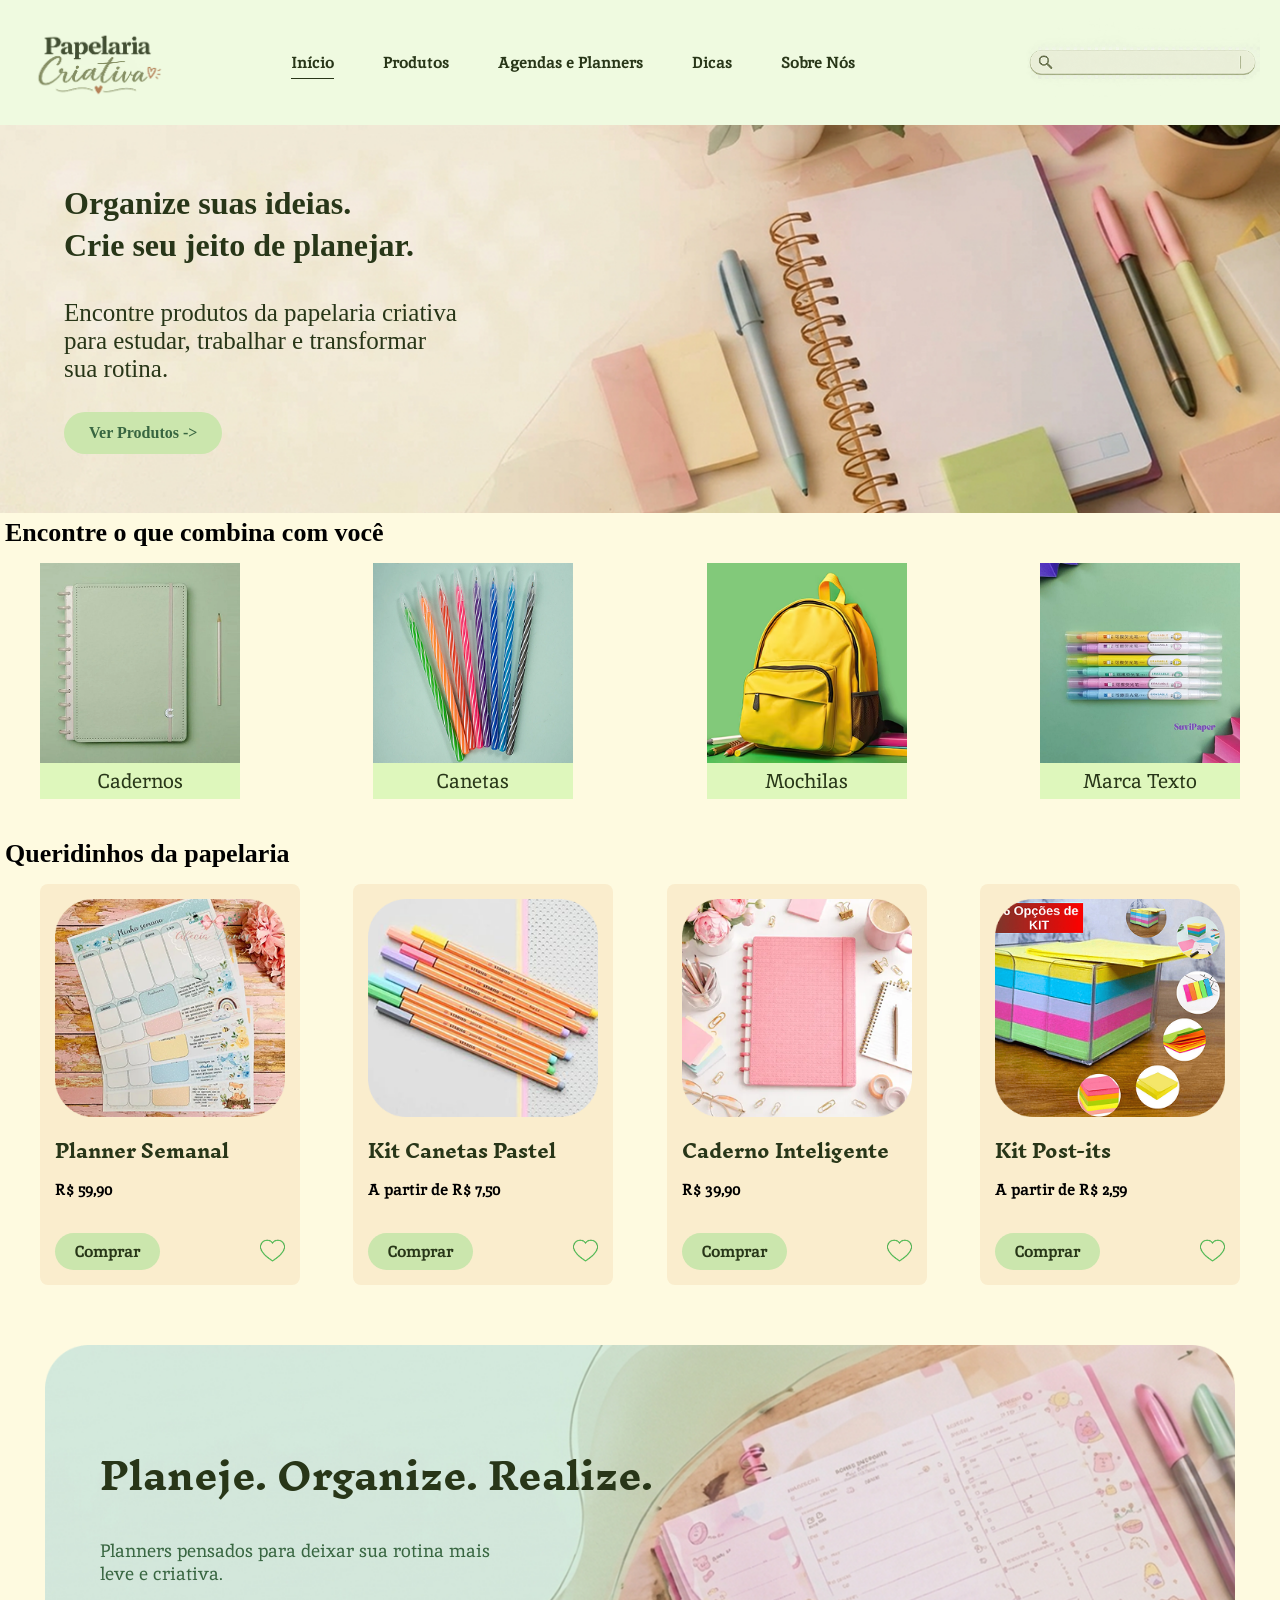
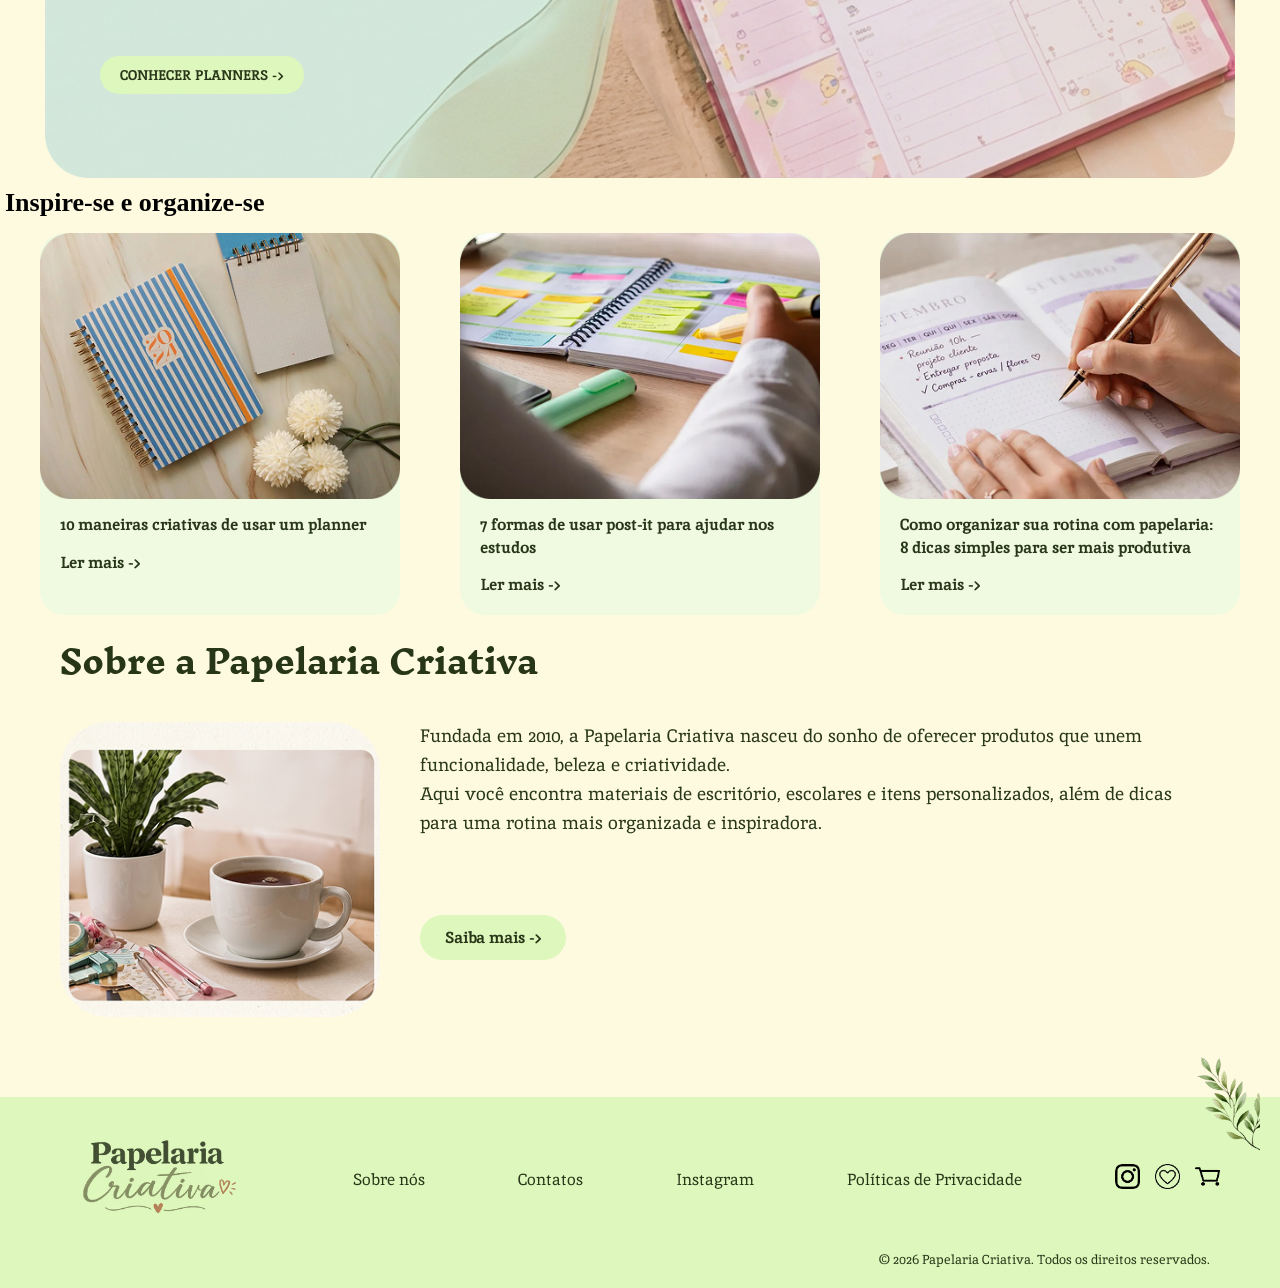
<file: index.html>
<!DOCTYPE html>
<html lang="pt-br">
<head>
    <meta charset="UTF-8">
    <title> Papelaria Criativa - A melhor Papelaria de Brumado e Região</title>
    <link rel="stylesheet" href="estilo.css">
    <link rel="preconnect" href="https://fonts.googleapis.com">
    <link rel="preconnect" href="https://fonts.gstatic.com" crossorigin>
    <link href="https://fonts.googleapis.com/css2?family=Inika:wght@400;700&family=Inknut+Antiqua:wght@300;400;500;700;900&display=swap" rel="stylesheet">
</head>
<body>
    <header id="topo">
        <div class="container grid-topo">
<h1><a href="index.html"></a> <img src="imagens/logo.png"> 
</h1>
 <nav id="menu-topo">
    <ul>
       <li><a href="#topo" class="ativo">Início</a></li>
        <li><a href="#queridos">Produtos</a></li>
        <li><a href="#rotina">Agendas e Planners</a></li>
        <li><a href="#inspire">Dicas</a></li>
        <li><a href="#historia">Sobre Nós</a></li>
    </ul>
</nav>

    <img src="imagens/pesquisa.png"> 
    </div>
    <div class="banner">
    <h2> Organize suas ideias. <br>
        Crie seu jeito de planejar.
</h2>
<p> Encontre produtos da papelaria criativa para estudar, trabalhar e transformar sua rotina.</p>
<img src="imagens/rectangle2.png">
 <a href="index2.html">Ver Produtos -></a>
</div>
</header>
<main id="conteudo">
    <section id="info">
    <div class="container">
        <h3>Encontre o que combina com você</h3>
        <div class="icones">
            <article> 
                <a href="index2.html">
                <img src="imagens/caderno.png">
                </a>
                <h4>Cadernos</h4>
            </article>
            <article> 
                <a href="index2.html">
                <img src="imagens/rectangle4.png">
                </a>
                <h4>Canetas</h4>
            </article>
            <article> 
                <a href="index2.html">
                <img src="imagens/rectangle5.png">
                </a>
                <h4>Mochilas</h4>
            </article>
            <article> 
                <a href="index2.html">
                <img src="imagens/rectangle6.png">
                </a>
                <h4>Marca Texto</h4>
            </article>
        </div>
    </div>

    </section>
    <section id="queridos">
    <div class="container">
        <h3>Queridinhos da papelaria</h3>
        <div class="produtos">
            <article>
                <a href="index3.html">
                <img src="imagens/planner.png">
                </a>
                <h4>Planner Semanal</h4>
                <p>R$ 59,90</p>
                <a href="index3.html" class="bt-verde">Comprar</a>
                <img src="imagens/curtir.png">
            </article>
             
            <article>
                <a href="index2.html">
                <img src="imagens/canetas.png">
                </a>
                <h4>Kit Canetas Pastel</h4>
                <p> A partir de R$ 7,50</p>
                <a href="index2.html" class="bt-verde">Comprar</a>
                <img src="imagens/curtir.png">
            </article>
             
            <article>
                 <a href="index2.html">
                <img src="imagens/caderintel.png">
               </a>
                <h4>Caderno Inteligente</h4>
                <p>R$ 39,90</p>
                <a href="index2.html" class="bt-verde">Comprar</a>
                <img src="imagens/curtir.png">
            </article>
             
            <article>
                <a href="index2.html">
                <img src="imagens/kitpos.png">
                </a>
                <h4>Kit Post-its</h4>
                <p>A partir de R$ 2,59</p>
                <a href="index2.html" class="bt-verde">Comprar</a>
                <img src="imagens/curtir.png">
            </article>
        </div>
    </div>
</section>
<section id="rotina">
    <div class="container">
        <h3>Planeje. Organize. Realize.</h3>
        <p>Planners pensados para deixar sua rotina mais leve e criativa.</p>
        <a href="index3.html" class="bt-conhecer">CONHECER PLANNERS -> </a>
        <img src="imagens/planeje.png">
    </div>
</section>
<section id="inspire">
    <div class="container">
        <h3>Inspire-se e organize-se</h3>
        <div class="organizar">
            <article>
                <a href="https://ammepapier.com.br/blogs/amme/10-maneiras-criativas-usar-planner-para-aumentar-produtividade?srsltid=AfmBOoq_6gvqd_Pb5adVazXcBHt1ze2Wa8rRAKBhXihQskYXH1YL8A2G">
                    <img src="imagens/dezman.png">
                </a>
                    <h4>10 maneiras criativas de usar um planner</h4>
                    <a href="" class="lermais">Ler mais -> </a>
                
            </article>
             
            <article>
                <a href="https://exame.com/carreira/guia-de-carreira/7-formas-de-usar-post-it-para-ajudar-nos-estudos/">
                    <img src="imagens/seteform.png">
                     </a>
                    <h4>7 formas de usar post-it para ajudar nos estudos</h4>
                    <a href="" class="lermais">Ler mais -> </a>
               
            </article>
            <article>
                <a href="https://www.pinknik.com.br/como-organizar-rotina-com-papelaria?srsltid=AfmBOorZ4jsG_ZgVIU83yWPP299t1s-eIN9_h6v_ZrFACIwHZOlFL8DW">
                    <img src="imagens/orgrot.png">
                     </a>
                    <h4>Como organizar sua rotina com papelaria: 8 dicas simples para ser mais produtiva</h4>
                    <a href="" class="lermais">Ler mais -> </a>
               </article>
        </div>

    </div>

</section>
<section id="historia"> 
    <div class="container">
        <h3>Sobre a Papelaria Criativa</h3>
        <p>Fundada em 2010, a Papelaria Criativa nasceu do sonho de oferecer produtos que unem funcionalidade, beleza e criatividade. <br> Aqui você encontra materiais de escritório, escolares e itens personalizados, além de dicas <br>para uma rotina mais organizada e inspiradora.</p>
        <img src="imagens/sobrenos.png">
        <a href="index4.html" class="saibamais">Saiba mais -> </a>
    </div>
</section>


</main>
<footer id="rodape">
    <div class="container">
        <h1><a href="index.html"> <img src="imagens/logo.png"></a></h1>
        <a href="index4.html">Sobre nós</a>
        <a href="index4.html">Contatos</a>
        <a href="index4.html">Instagram</a>
        <a href="index5.html">Políticas de Privacidade</a>
        <div id="redes">
    <a href="https://www.instagram.com/papel.ariacriativaofc?srtk=d2ZxeWUzMnRuNmZv">
        <img src="imagens/insta.png">
    </a>

    <a href="index.html#queridos">
        <img src="imagens/like.png">
    </a>

    <a href="index2.html#kits">
        <img src="imagens/compra.png">
    </a>
</div>
        <img src="imagens/planta.png">
    </div>
    <div class="copyright">
    <p class="direito">
        © 2026 Papelaria Criativa. Todos os direitos reservados.
    </p>
</div>

</footer>
    
</body>
</html>
</file>
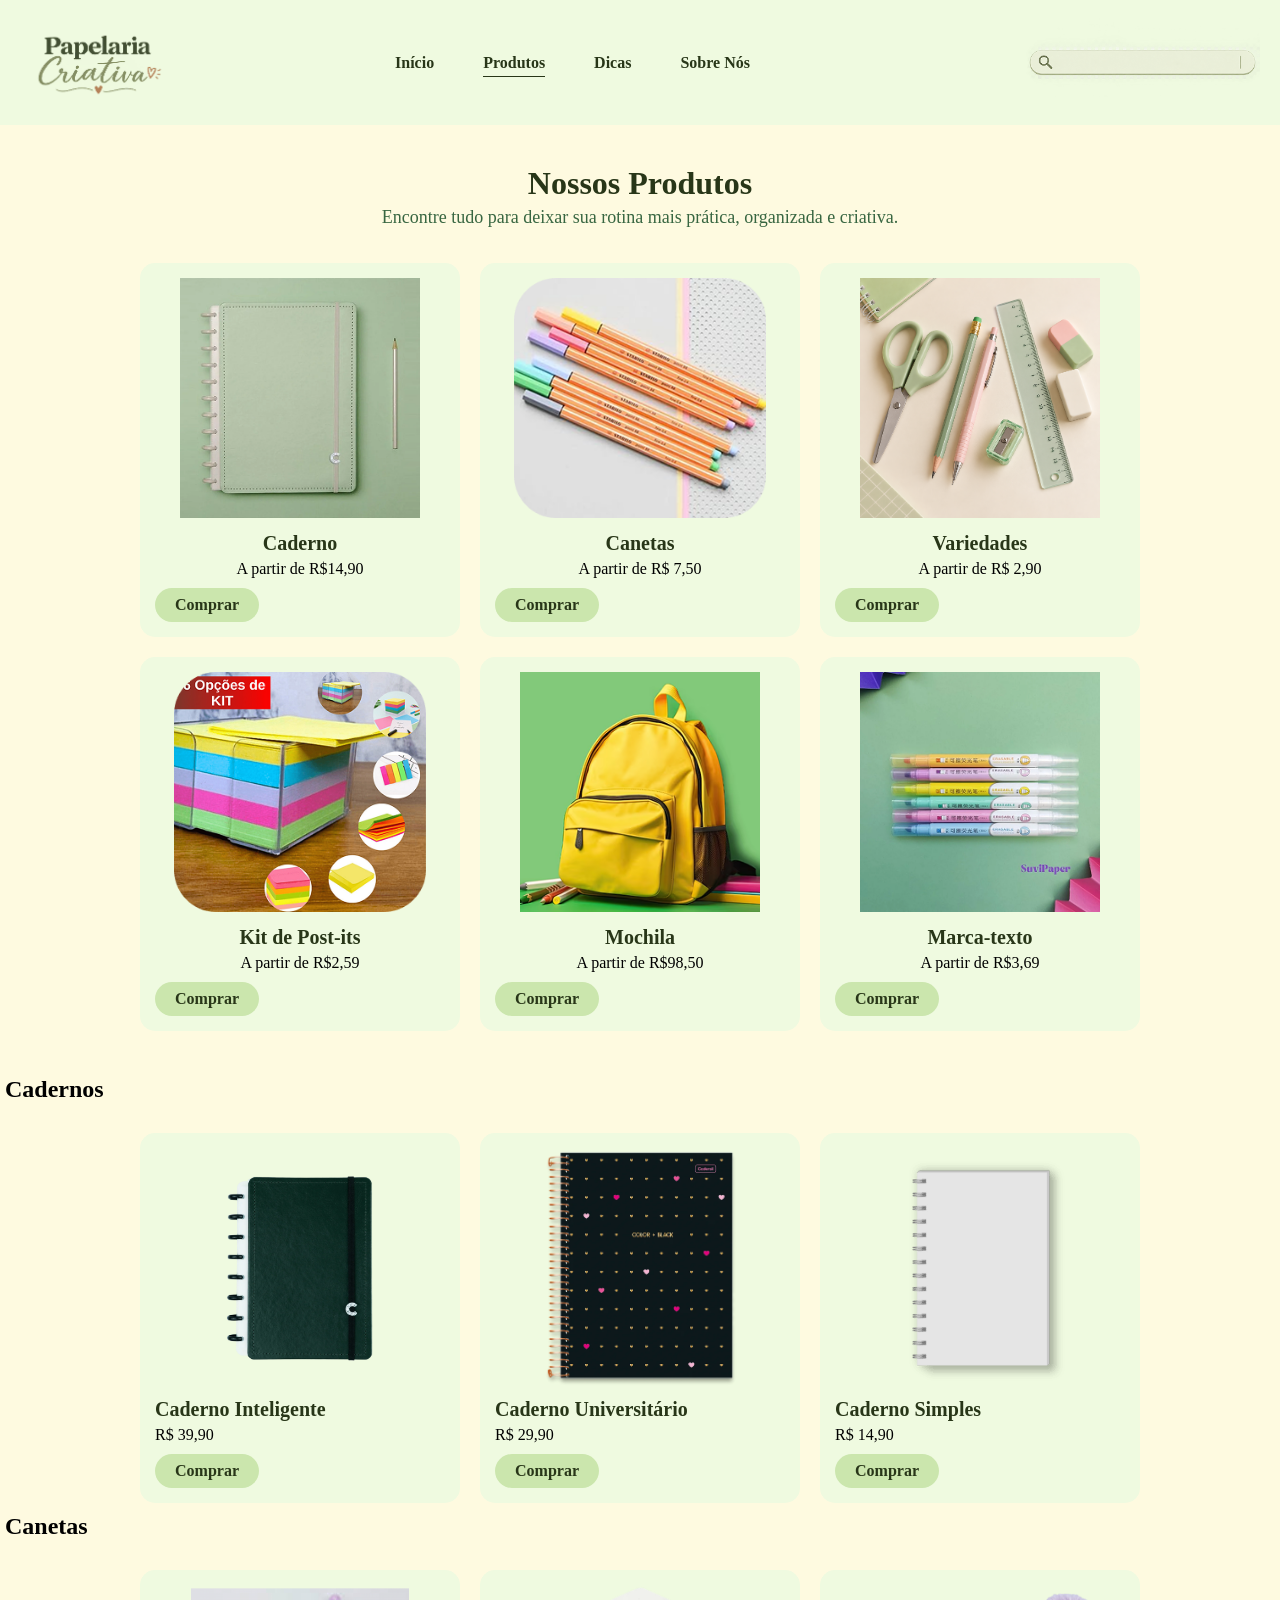
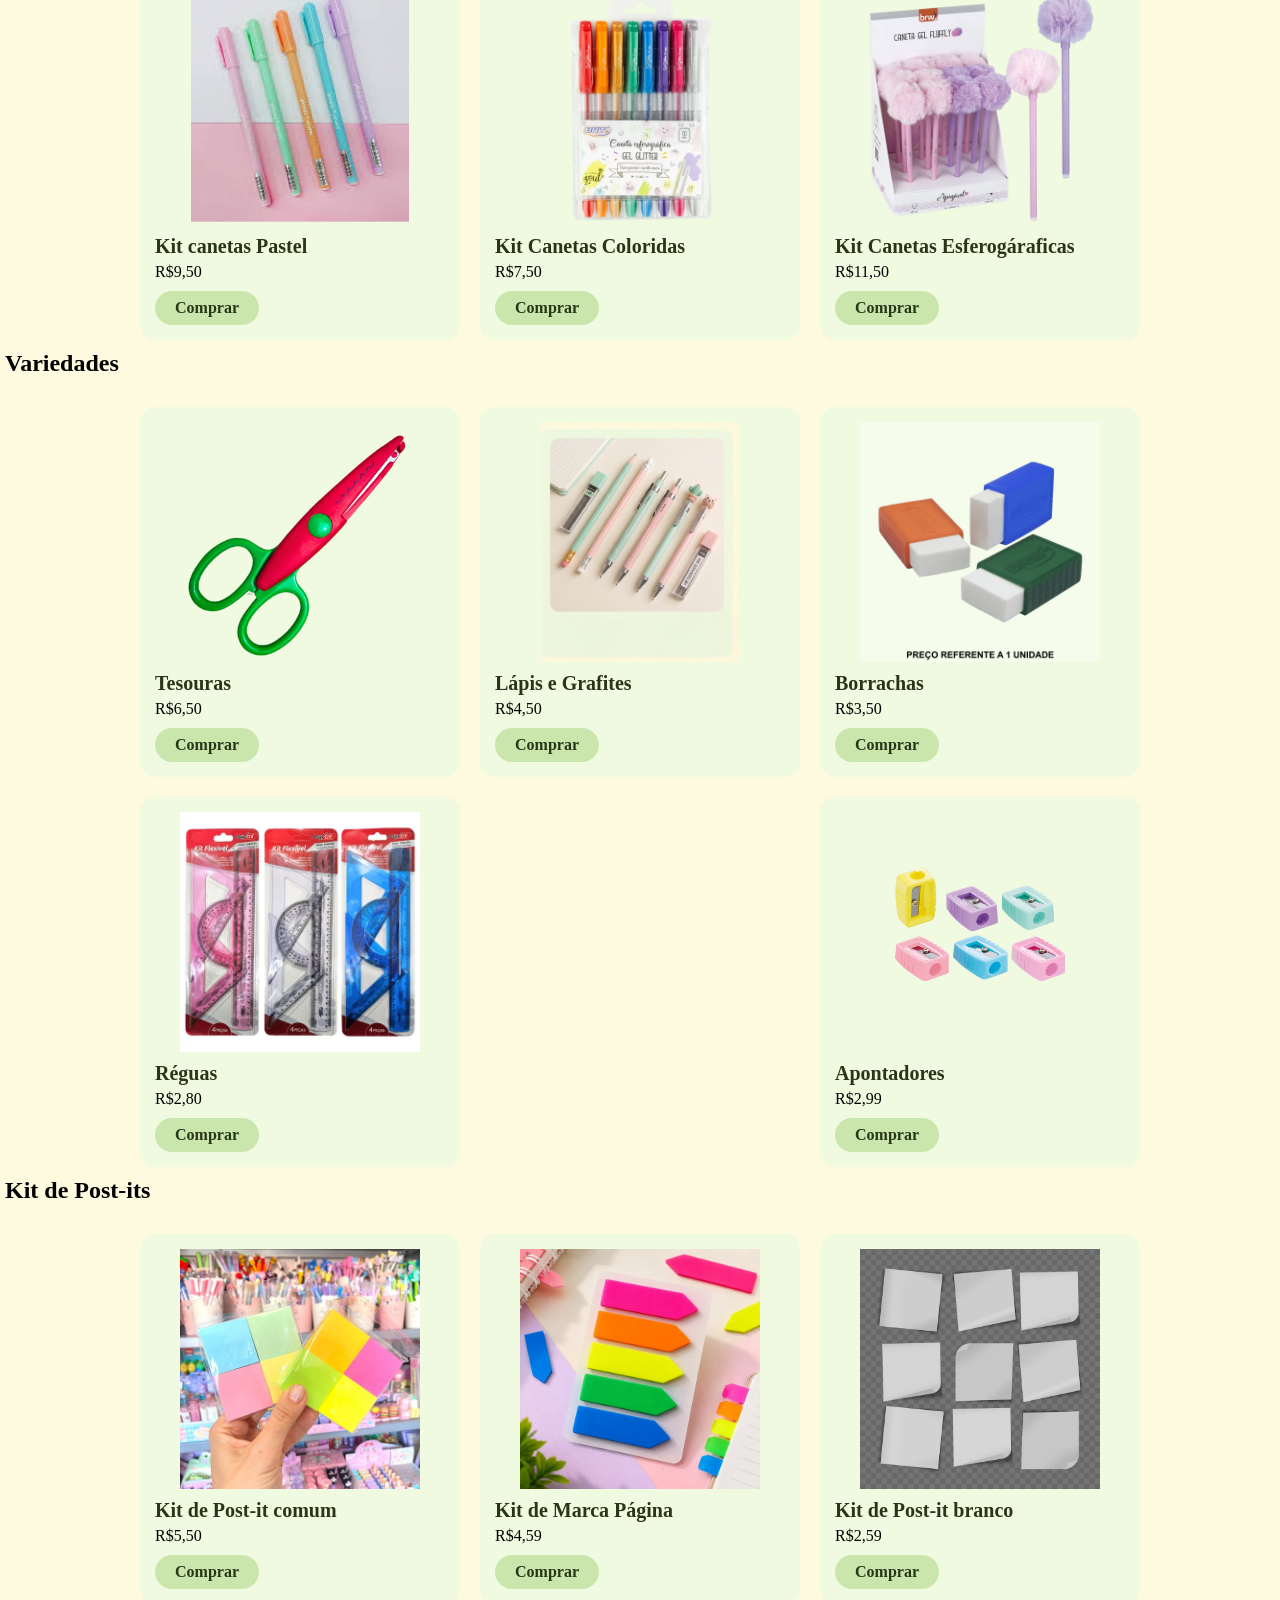
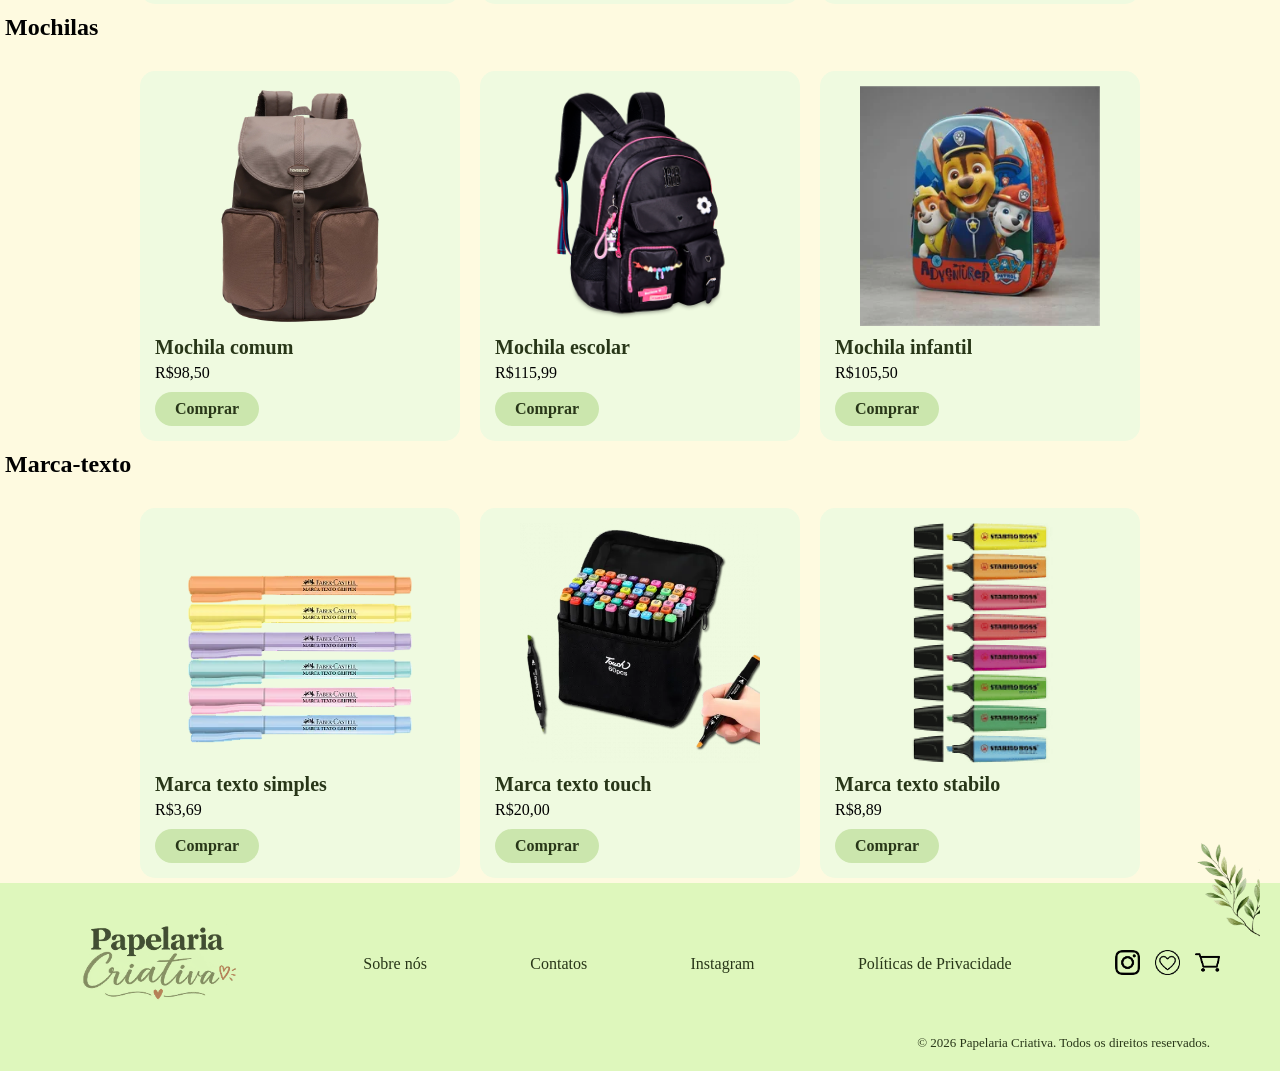
<file: index2.html>
<!DOCTYPE html>
<html lang="pt-br">
<head>
    <meta charset="UTF-8">
    <title>Produtos e Dicas - Papelaria Criativa</title>
    <link rel="stylesheet" href="estilo.css">
</head>
<body>

    <header id="topo">
    <div class="container grid-topo">
        <h1>
            <a href="index.html">
                <img src="imagens/logo.png">
            </a>
        </h1>

        <nav id="menu-topo">
            <ul>
                <li><a href="index.html">Início</a></li>
                <li><a href="index2.html" class="ativo">Produtos</a></li>
                <li><a href="index3.html">Dicas</a></li>
                <li><a href="index4.html">Sobre Nós</a></li>
            </ul>
        </nav>

        <img src="imagens/pesquisa.png">
    </div>
</header>
    <main>

       <section id="kits">
            <h1>Nossos Produtos</h1>
        <p>Encontre tudo para deixar sua rotina mais prática,
        organizada e criativa.</p>

    <div class="categorias">
       
    </div>    
        
        <div class="grade-kits">

            <div class="kit">
                    <a href="#cadernos">
                    <img src="imagens/caderno.png"> </a> 
                    <h2>Caderno</h2>
                    <p>A partir de R$14,90</p>
                     <a href="#" class="bt-verde">Comprar</a>
                </div>

                <div class="kit">
                    <a href="#canetas">
                    <img src="imagens/canetas.png"> </a>
                    <h2>Canetas</h2>
                    <p>A partir de R$ 7,50</p>
                     <a href="#" class="bt-verde">Comprar</a>
                </div>

                <div class="kit">
                    <a href="#variedades">
                    <img src="imagens/variedades.png.png"> </a>
                    <h2>Variedades</h2>
                    <p>A partir de R$ 2,90</p>
                     <a href="#" class="bt-verde">Comprar</a>
                </div>

                <div class="kit">
                    <a href="#kitdepost-it">
                    <img src="imagens/kitpos.png"></a>
                    <h2>Kit de Post-its</h2>
                    <p>A partir de R$2,59</p>
                   <a href="#" class="bt-verde">Comprar</a>
                </div>
                
                <div class="kit">
            <a href="#mochila">
           <img src="imagens/rectangle5.png"></a>
            <h2>Mochila</h2>
            <p>A partir de R$98,50</p>
            <a href="#" class="bt-verde">Comprar</a>
        </div>

        <div class="kit">
            <a href="#marca-texto">
            <img src="imagens/rectangle6.png"></a>
        <h2>Marca-texto</h2>
        <p>A partir de R$3,69</p>
       <a href="#" class="bt-verde">Comprar</a>
        </div>

            </div>
        </section>
            <section id="cadernos">
            <div class="container">
                <h2>Cadernos</h2>

                <div class="grade-kits">

                    <div class="kit">
                        <img src="imagens/cadernointe.webp">
                        <h2>Caderno Inteligente</h2>
                        <p>R$ 39,90</p>
                         <a href="#" class="bt-verde">Comprar</a>
                    </div>

                    <div class="kit">
                        <img src="imagens/cadernouni.webp">
                        <h2>Caderno Universitário</h2>
                        <p>R$ 29,90</p>
                        <a href="#" class="bt-verde">Comprar</a>
                    </div>

                    <div class="kit">
                        <img src="imagens/simplcader.webp">
                        <h2>Caderno Simples</h2>
                        <p>R$ 14,90</p>
                        <a href="#" class="bt-verde">Comprar</a>
                    </div>
                    </div>
            </div>
        </section>

                    <section id="canetas">
                        <div class="container">
                            <h2>Canetas</h2>
                    <div class="grade-kits">
                            
                            <div class="kit">
                             <img src="imagens/canetaspast.png">
                            <h2> Kit canetas Pastel</h2>
                            <p>R$9,50</p>
                            <a href="#" class="bt-verde">Comprar</a>
                        </div>
                         
                            <div class="kit">
                            <img src="imagens/kitcancol.webp">
                            <h2> Kit Canetas Coloridas</h2>
                            <p>R$7,50</p>
                            <a href="#" class="bt-verde">Comprar</a>
                                </div>
                    
                         <div class="kit">
                            <img src="imagens/canetesf.webp">
                            <h2> Kit Canetas Esferogáraficas</h2>
                            <p>R$11,50</p>
                            <a href="#" class="bt-verde">Comprar</a>
                            </div>
                            
                        </div>
                    </section>

               
        
        <section id="variedades">
        <div class="container">
            <h2>Variedades</h2>
        <div class="grade-kits">

            <div class="kit">
                <img src="imagens/tesou.webp">
                <h2>Tesouras</h2>
                <p>R$6,50</p>
                <a href="#" class="bt-verde">Comprar</a>
            </div>
             <div class="kit">
                <img src="imagens/lapis.jpg">
                <h2>Lápis e Grafites</h2>
                <p>R$4,50</p>
                <a href="#" class="bt-verde">Comprar</a>
            </div>

            <div class="kit">
                <img src="imagens/borrac.webp">
                <h2>Borrachas</h2>
                <p>R$3,50</p>
                <a href="#" class="bt-verde">Comprar</a>
            </div>
            <div class="kit">
                <img src="imagens/reguas.webp">
                <h2>Réguas</h2>
                <p>R$2,80</p>
                <a href="#" class="bt-verde">Comprar</a>
            </div>
            <div class="kit">
                <img src="imagens/apont.png">
                <h2>Apontadores</h2>
                <p>R$2,99</p>
                <a href="#" class="bt-verde">Comprar</a>
            </div>
    </div>

        </div>
        </section>

        <section id="kitdepost-it">
        <div class="container">
        <h2>Kit de Post-its</h2>

        <div class="grade-kits">
           
            <div class="kit">
                <img src="imagens/postitcomum.webp">
                <h2>Kit de Post-it comum</h2>
                <p>R$5,50</p>
                <a href="#" class="bt-verde">Comprar</a>
            </div>
            <div class="kit">
                <img src="imagens/marcapag.webp">
                <h2>Kit de Marca Página</h2>
                <p>R$4,59</p>
                <a href="#" class="bt-verde">Comprar</a>
            </div>
            <div class="kit">
                <img src="imagens/postbran.avif">
                <h2>Kit de Post-it branco</h2>
                <p>R$2,59</p>
                <a href="#" class="bt-verde">Comprar</a>
            </div>
        </div>

             </div>


        </section>
        <section id="mochila">
            <div class="container">      
        <h2>Mochilas</h2>
        <div class="grade-kits">
             <div class="kit">
                <img src="imagens/comumm.webp">
                <h2>Mochila comum</h2>
                <p>R$98,50</p>
                <a href="#" class="bt-verde">Comprar</a>
             </div>

             <div class="kit">
                <img src="imagens/rebemo.png">
                <h2>Mochila escolar</h2>
                <p>R$115,99</p>
                <a href="#" class="bt-verde">Comprar</a>
             </div>
             <div class="kit">
                <img src="imagens/pat.webp">
                <h2>Mochila infantil</h2>
                <p>R$105,50</p>
                <a href="#" class="bt-verde">Comprar</a>
             </div>
        </div>
            </div>
       

        </section>
        <section id="marca-texto">
            <div class="container">
                <h2>Marca-texto</h2>
                <div class="grade-kits">
                <div class="kit">
                    <img src="imagens/marcsim.webp">
                    <h2>Marca texto simples</h2>
                    <p>R$3,69</p>
                    <a href="#" class="bt-verde">Comprar</a>
                </div>
                <div class="kit">
                    <img src="imagens/toutch.webp">
                    <h2>Marca texto touch</h2>
                    <p>R$20,00</p>
                    <a href="#" class="bt-verde">Comprar</a>
                </div>
                <div class="kit">
                    <img src="imagens/stabilo.webp">
                    <h2>Marca texto stabilo</h2>
                    <p>R$8,89</p>
                    <a href="#" class="bt-verde">Comprar</a>
                </div>




                </div>
            </div>

        </section>
    
    
    </main>

    <footer id="rodape">
    <div class="container">
        <h1>
            <a href="index.html">
                <img src="imagens/logo.png">
            </a>
        </h1>

        <a href="index4.html">Sobre nós</a>
        <a href="index4.html#contatos">Contatos</a>
        <a href="index4.html">Instagram</a>
        <a href="index5.html">Políticas de Privacidade</a>

        <div id="redes">
    <a href="https://www.instagram.com/papel.ariacriativaofc?srtk=d2ZxeWUzMnRuNmZv">
        <img src="imagens/insta.png">
    </a>

    <a href="index.html#queridos">
        <img src="imagens/like.png">
    </a>

    <a href="index2.html#kits">
        <img src="imagens/compra.png">
    </a>
</div>

        <img src="imagens/planta.png">
    </div>

    <div class="copyright">
    <p class="direito">
        © 2026 Papelaria Criativa. Todos os direitos reservados.
    </p>
</div>
</footer>

</body>
</html>
</file>
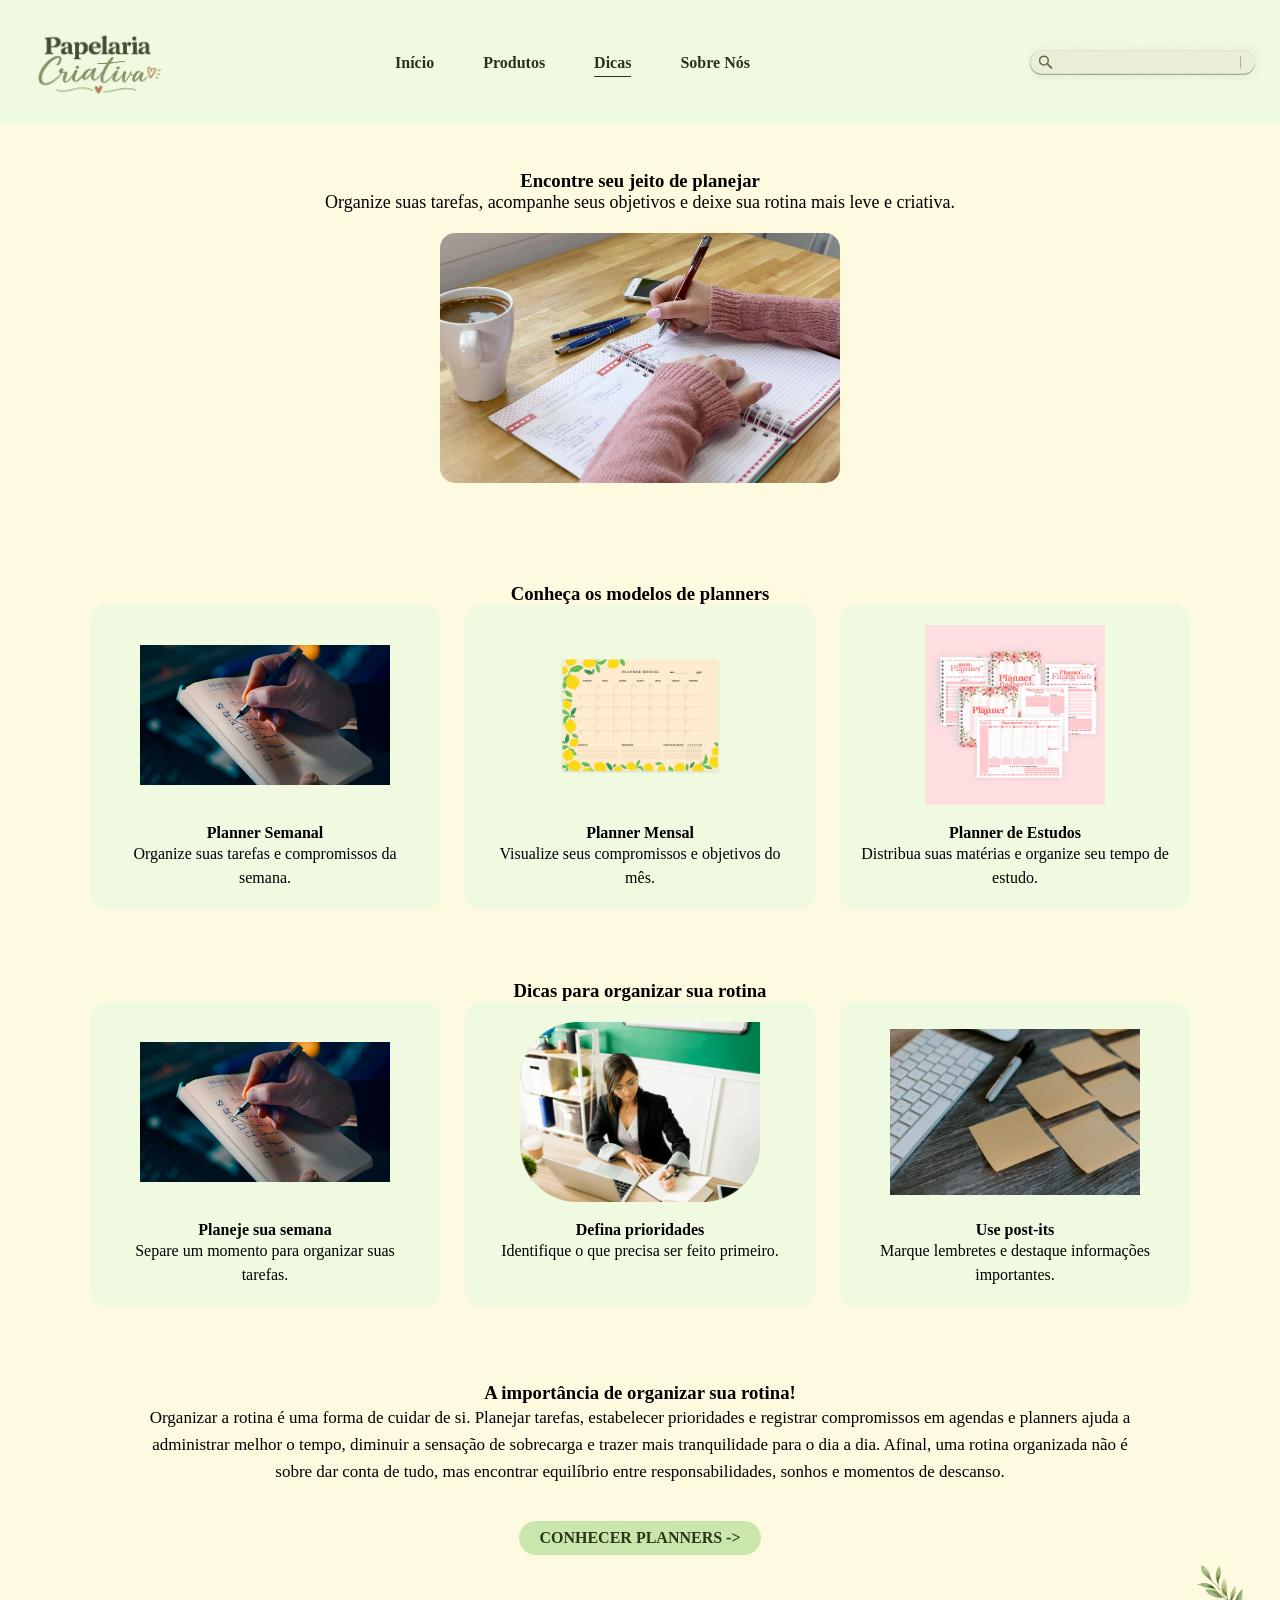
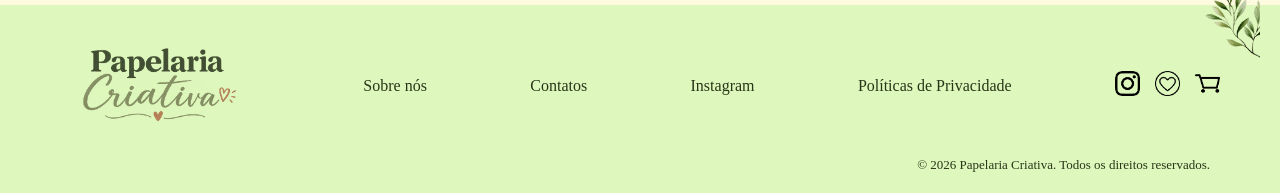
<file: index3.html>
<!DOCTYPE html>
<html lang="pt-br">
<head>
    <meta charset="UTF-8">
    <title>Planners e Dicas</title>
    <link rel="stylesheet" href="estilo.css">
</head>
<body>
    <header id="topo">
    <div class="container grid-topo">
        <h1>
            <a href="index.html">
                <img src="imagens/logo.png">
            </a>
        </h1>

        <nav id="menu-topo">
            <ul>
                <li><a href="index.html">Início</a></li>
                <li><a href="index2.html">Produtos</a></li>
                <li><a href="index3.html" class="ativo">Dicas</a></li>
                <li><a href="index4.html">Sobre Nós</a></li>
            </ul>
        </nav>

        <img src="imagens/pesquisa.png">
    </div>
</header>
<main>
<section id="apresentacao-planners">
        <div class="container">
            <h3>Encontre seu jeito de planejar</h3>

            <p>
                Organize suas tarefas, acompanhe seus objetivos
                e deixe sua rotina mais leve e criativa.
            </p>

            <img src="imagens/organizarrot.jpg">
        </div>
    </section>

    <section id="modelos-planners">
        <div class="container">
            <h3>Conheça os modelos de planners</h3>

            <div class="modelos">
                <article>
                    <img src="imagens/planesem.jpg">
                    <h4>Planner Semanal</h4>
                    <p>Organize suas tarefas e compromissos da semana.</p>
                </article>

                <article>
                    <img src="imagens/planmen.webp">
                    <h4>Planner Mensal</h4>
                    <p>Visualize seus compromissos e objetivos do mês.</p>
                </article>

                <article>
                    <img src="imagens/conhepla.webp">
                    <h4>Planner de Estudos</h4>
                    <p>Distribua suas matérias e organize seu tempo de estudo.</p>
                </article>
            </div>
        </div>
    </section>

    <section id="dicas-planners">
        <div class="container">
            <h3>Dicas para organizar sua rotina</h3>

            <div class="dicas">
                <article>
                    <img src="imagens/planesem.jpg">
                    <h4>Planeje sua semana</h4>
                    <p>Separe um momento para organizar suas tarefas.</p>
                </article>

                <article>
                    <img src="imagens/pessoaorg.png">
                    <h4>Defina prioridades</h4>
                    <p>Identifique o que precisa ser feito primeiro.</p>
                </article>

                <article>
                    <img src="imagens/usepost.jpg">
                    <h4>Use post-its</h4>
                    <p>Marque lembretes e destaque informações importantes.</p>
                </article>
            </div>
        </div>
    </section>

    <section id="organizarrotina">
        <div class="container">
            <h3>A importância de organizar sua rotina!</h3>

            <p>
            Organizar a rotina é uma forma de cuidar de si. Planejar tarefas, estabelecer prioridades e registrar compromissos em agendas e planners ajuda a administrar melhor o tempo, diminuir a sensação de sobrecarga e trazer mais tranquilidade para o dia a dia. Afinal, uma rotina organizada não é sobre dar conta de tudo, mas encontrar equilíbrio entre responsabilidades, sonhos e momentos de descanso.
        </p>

        
        <a href="index3.html" class="bt-verde">
            CONHECER PLANNERS ->
        </a>
        </div>
    </section>


</main>



<footer id="rodape">
    <div class="container">
        <h1>
            <a href="index.html">
                <img src="imagens/logo.png">
            </a>
        </h1>

        <a href="index4.html">Sobre nós</a>
        <a href="index4.html#contatos">Contatos</a>
        <a href="index4.html">Instagram</a>
        <a href="index5.html">Políticas de Privacidade</a>

        <div id="redes">
    <a href="https://www.instagram.com/papel.ariacriativaofc?srtk=d2ZxeWUzMnRuNmZv">
        <img src="imagens/insta.png">
    </a>

    <a href="index.html#queridos">
        <img src="imagens/like.png">
    </a>

    <a href="index2.html#kits">
        <img src="imagens/compra.png">
    </a>
</div>

        <img src="imagens/planta.png">
    </div>

    <div class="copyright">
    <p class="direito">
        © 2026 Papelaria Criativa. Todos os direitos reservados.
    </p>
</div>
</footer>




</body>
</html>
</file>
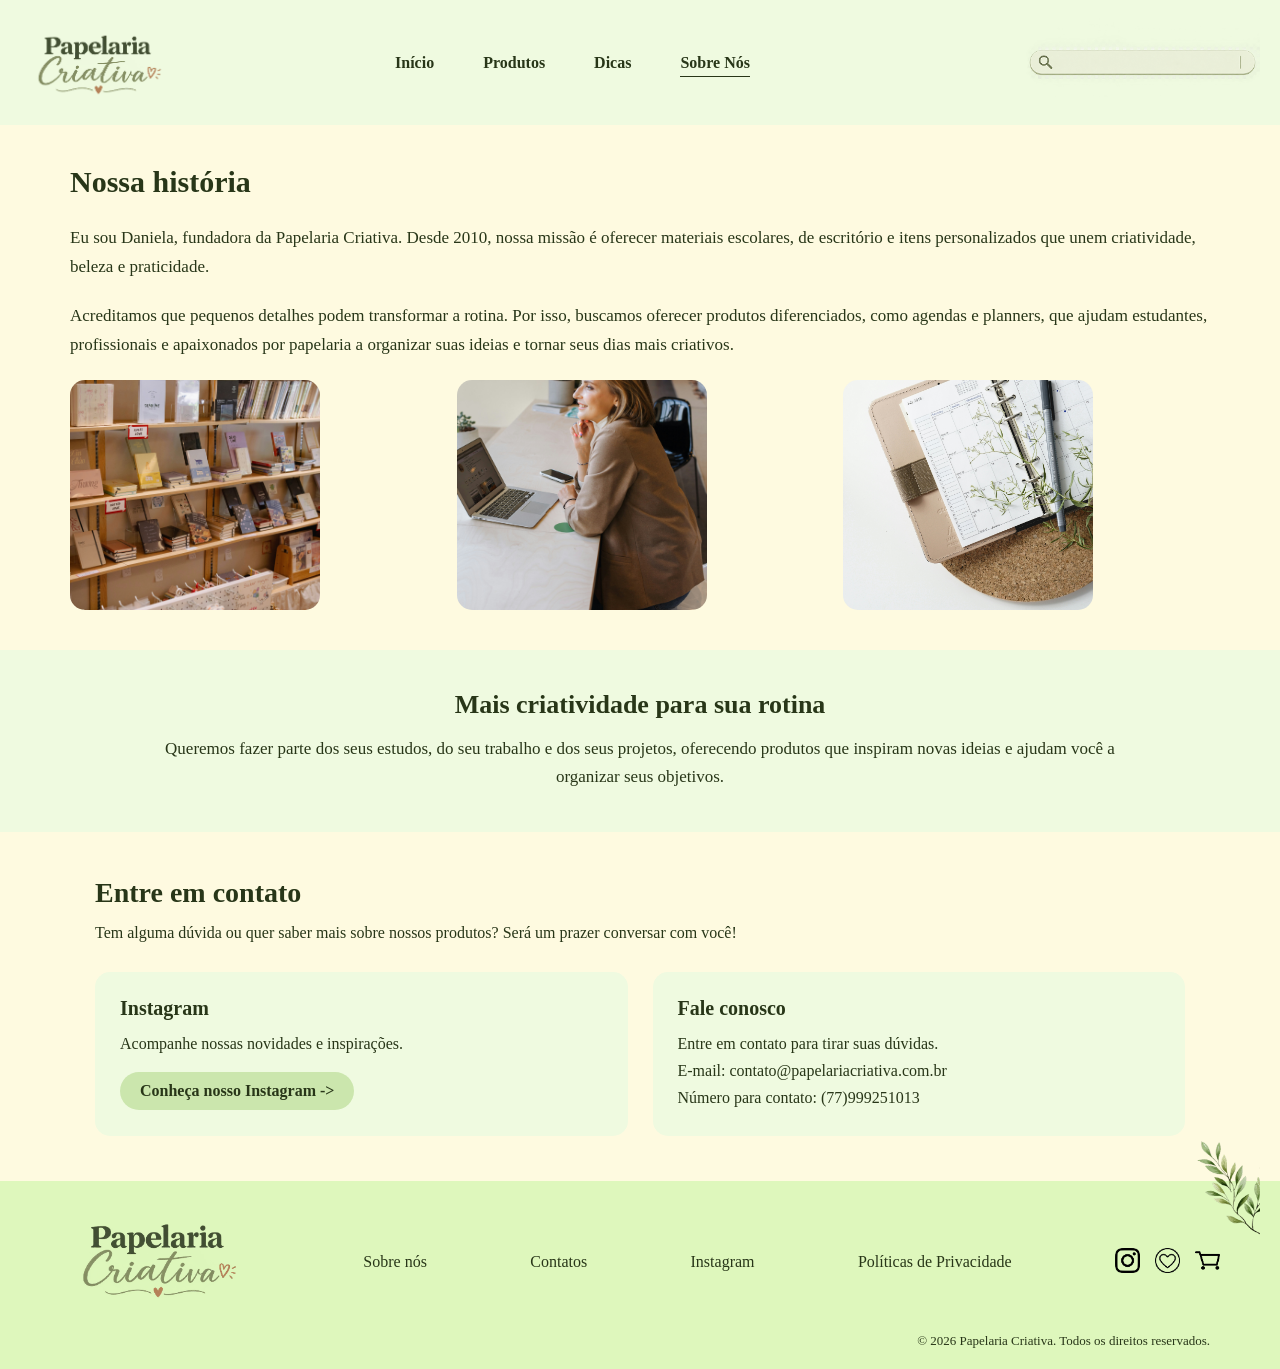
<file: index4.html>
<!DOCTYPE html>
<html lang="pt-br">
<head>
    <meta charset="UTF-8">
    <link rel="stylesheet" href="estilo.css">
    <title>Sobre nós</title>
</head>
<body>
    <header id="topo">
    <div class="container grid-topo">
        <h1>
            <a href="index.html">
                <img src="imagens/logo.png">
            </a>
        </h1>

        <nav id="menu-topo">
            <ul>
                <li><a href="index.html">Início</a></li>
                <li><a href="index2.html">Produtos</a></li>
                <li><a href="index3.html">Dicas</a></li>
                <li><a href="index4.html"class="ativo">Sobre Nós</a></li>
            </ul>
        </nav>

        <img src="imagens/pesquisa.png">
    </div>
</header>

<main id="conteudo">

    <section id="historia-papelaria">
        <div class="container">
            <h3>Nossa história</h3>

            <p>
                Eu sou Daniela, fundadora da Papelaria Criativa.
                Desde 2010, nossa missão é oferecer materiais
                escolares, de escritório e itens personalizados
                que unem criatividade, beleza e praticidade.
            </p>

            <p>
                Acreditamos que pequenos detalhes podem transformar
                a rotina. Por isso, buscamos oferecer produtos
                diferenciados, como agendas e planners, que ajudam
                estudantes, profissionais e apaixonados por papelaria
                a organizar suas ideias e tornar seus dias mais criativos.
            </p>

            <img src="imagens/papelaria.jpg">
            <img src="imagens/donadapap.jpg">
            <img src="imagens/boaroti.jpg">
        </div>
    </section>

    <section id="proposito">
        <div class="container">
            <h3>Mais criatividade para sua rotina</h3>

            <p>
                Queremos fazer parte dos seus estudos, do seu trabalho
                e dos seus projetos, oferecendo produtos que inspiram
                novas ideias e ajudam você a organizar seus objetivos.
            </p>
        </div>
    </section>

    <section id="contatos">
        <div class="container">
            <h3>Entre em contato</h3>

            <p>
                Tem alguma dúvida ou quer saber mais sobre nossos produtos?
                Será um prazer conversar com você!
            </p>

            <div class="informacoes-contato">
                <article>
                    <h4>Instagram</h4>
                    <p>Acompanhe nossas novidades e inspirações.</p>
                    <a href="https://www.instagram.com/papel.ariacriativaofc?srtk=d2ZxeWUzMnRuNmZv">Conheça nosso Instagram -></a>
                </article>

                <article>
                    <h4>Fale conosco</h4>
                    <p>Entre em contato para tirar suas dúvidas.</p>
                    <p>E-mail: contato@papelariacriativa.com.br</p>
                    <p>Número para contato: (77)999251013</p>
                </article>
            </div>
        </div>
    </section>

</main>


<footer id="rodape">
    <div class="container">
        <h1>
            <a href="index.html">
                <img src="imagens/logo.png">
            </a>
        </h1>

        <a href="index4.html">Sobre nós</a>
        <a href="index4.html#contatos">Contatos</a>
        <a href="index4.html">Instagram</a>
        <a href="index5.html">Políticas de Privacidade</a>

        <div id="redes">
    <a href="https://www.instagram.com/papel.ariacriativaofc?srtk=d2ZxeWUzMnRuNmZv">
        <img src="imagens/insta.png">
    </a>

    <a href="index.html#queridos">
        <img src="imagens/like.png">
    </a>

    <a href="index2.html#kits">
        <img src="imagens/compra.png">
    </a>
</div>

        <img src="imagens/planta.png">
    </div>

    <div class="copyright">
    <p class="direito">
        © 2026 Papelaria Criativa. Todos os direitos reservados.
    </p>
</div>
</footer>
    
</body>
</html>
</file>
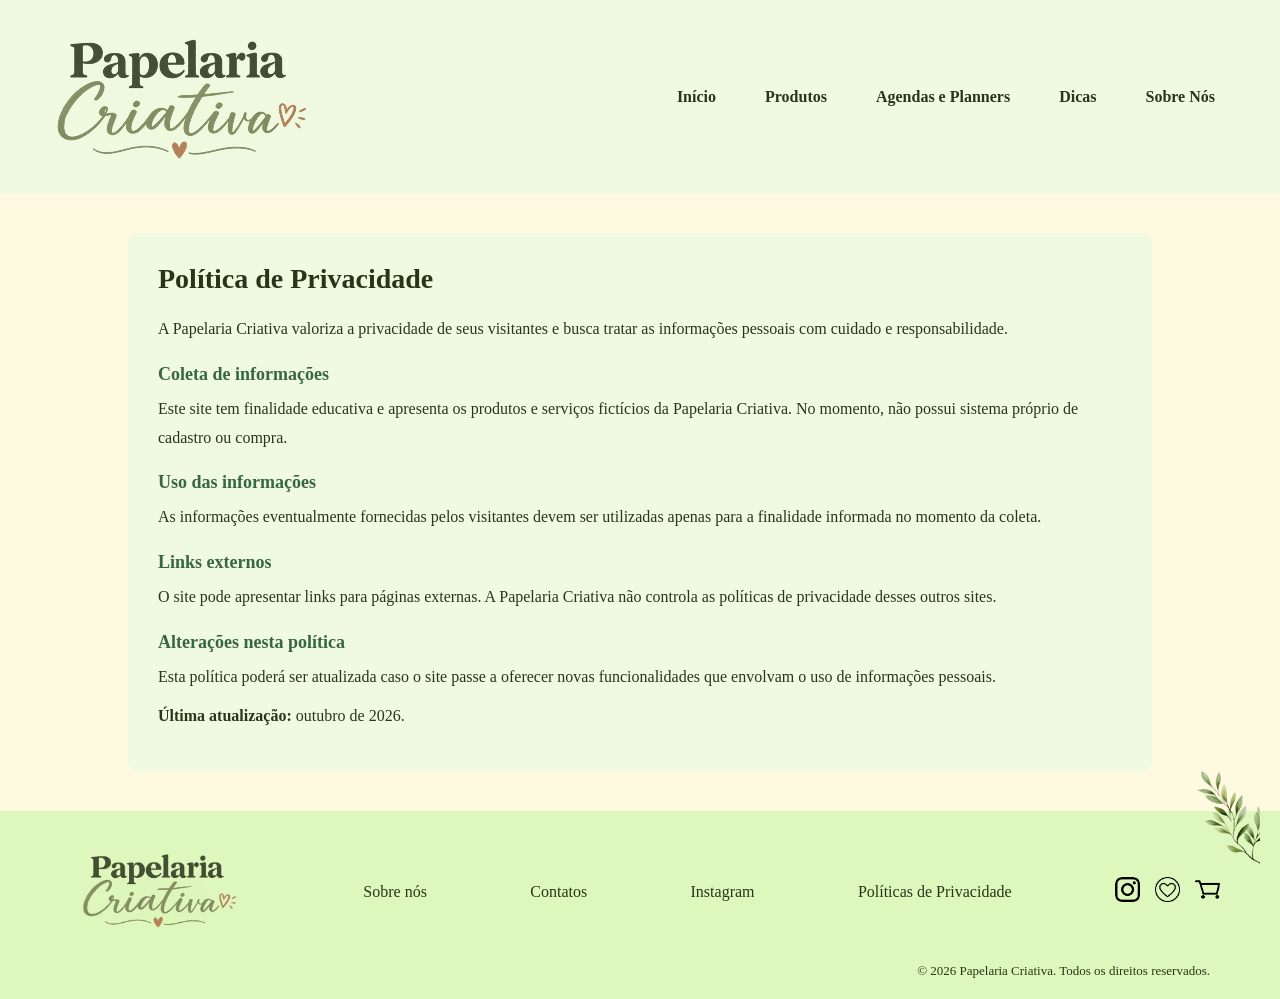
<file: index5.html>
<!DOCTYPE html>
<html lang="pt-br">

<head>
    <meta charset="UTF-8">
    <title>Política de Privacidade - Papelaria Criativa</title>
    <link rel="stylesheet" href="estilo.css">
</head>

<body class="pagina-privacidade">

    <header class="grid-topo">

        <a href="index.html">
            <img src="imagens/logo.png">
        </a>

        <nav id="menu-topo">
            <ul>
                <li><a href="index.html">Início</a></li>
                <li><a href="index2.html">Produtos</a></li>
                <li><a href="index3.html">Agendas e Planners</a></li>
                <li><a href="index3.html#dicas">Dicas</a></li>
                <li><a href="index4.html">Sobre Nós</a></li>
            </ul>
        </nav>

    </header>

    <main>

        <section>
            <h1>Política de Privacidade</h1>

            <p>
                A Papelaria Criativa valoriza a privacidade de seus visitantes
                e busca tratar as informações pessoais com cuidado e
                responsabilidade.
            </p>

            <h2>Coleta de informações</h2>

            <p>
                Este site tem finalidade educativa e apresenta os produtos
                e serviços fictícios da Papelaria Criativa. No momento,
                não possui sistema próprio de cadastro ou compra.
            </p>

            <h2>Uso das informações</h2>

            <p>
                As informações eventualmente fornecidas pelos visitantes
                devem ser utilizadas apenas para a finalidade informada
                no momento da coleta.
            </p>

            <h2>Links externos</h2>

            <p>
                O site pode apresentar links para páginas externas.
                A Papelaria Criativa não controla as políticas de
                privacidade desses outros sites.
            </p>

            <h2>Alterações nesta política</h2>

            <p>
                Esta política poderá ser atualizada caso o site passe
                a oferecer novas funcionalidades que envolvam o uso
                de informações pessoais.
            </p>

            <p>
                <strong>Última atualização:</strong> outubro de 2026.
            </p>

        </section>

    </main>

    <footer id="rodape">
       <div class="container">
        <h1>
            <a href="index.html">
                <img src="imagens/logo.png">
            </a>
        </h1>

        <a href="index4.html">Sobre nós</a>
        <a href="index4.html#contatos">Contatos</a>
        <a href="index4.html">Instagram</a>
        <a href="index5.html">Políticas de Privacidade</a>

        <div id="redes">
    <a href="https://www.instagram.com/papel.ariacriativaofc?srtk=d2ZxeWUzMnRuNmZv">
        <img src="imagens/insta.png">
    </a>

    <a href="index.html#queridos">
        <img src="imagens/like.png">
    </a>

    <a href="index2.html#kits">
        <img src="imagens/compra.png">
    </a>
</div>

        <img src="imagens/planta.png">
    </div>

    <div class="copyright">
    <p class="direito">
        © 2026 Papelaria Criativa. Todos os direitos reservados.
    </p>
</div>
    </footer>

</body>

</html>
</file>
<file: estilo.css>
*{
    margin: 0;
    padding: 0;
    box-sizing: border-box;
}
:root{
    --preto:#000000;
    --verde-oliva-escuro:#283618; 
    --verde-floresta:#386641;
    --verde-claro-pastel:#CBE6AD;  
    --verde-limão-bem-claro:#DEF7BC;
    --verde-quase-branco:#EAFAD4;
    --creme:#FAEDCD;
    --verde-esbranquiçado:#EFFAE0;
    --off-white:#FEFAE0;    
    --fonte-titulo: "Inknut Antiqua", serif;
    --fonte-texto: "Inika", serif;
}

body{background-color:#FEFAE0;
}
.grid-topo {
    display: flex;
    flex-direction: row;
    align-items: center;
    justify-content: space-between;
    width: 100%;
    flex-wrap: nowrap; 
    box-sizing: border-box;
    background-color: #EFFAE0;
}


#menu-topo ul li a {
    text-decoration: none;
    color: #283618;
    font-family: Inika;
    font-weight: 600;
    white-space: nowrap;
}

#menu-topo ul li a.ativo {
    border-bottom: 1px solid #283618;
    padding-bottom: 5px;
}


.grid-topo > img {
    max-width: 250px;  
    height: auto;
}
#menu-topo ul li {
    display: inline-block;
    margin-right: 45px; 
}
.container{
    padding: 5px;
}
.banner {
    position: relative;
    width: 100%;
    display: block;
}

.banner img {
    width: 100%;
    display: block;
}


.banner h2 {
    position: absolute;
    top: 15%;
    left: 5%;
    color:#283618;
    font-size: 32px;
    max-width: 420px; 
    line-height: 1.3;
    margin: 0;
}


.banner p {
    position: absolute;
    top: 45%;
    left: 5%;
    color: #283618;
    font-size: 25px;
    max-width: 400px;
    margin: 0;
}


.banner a {
    position: absolute;
    bottom: 15%;
    left: 5%;
    background-color: #CBE6AD; 
    color: #386641;            
    padding: 12px 25px;
    border-radius: 50px;       
    text-decoration: none;     
    font-weight: bold;
}
.icones {
   display: flex;
    flex-direction: row;
    justify-content: space-between; 
    gap: 30px;                      
    max-width: 1200px;              
    margin:0 auto 30px auto;             
    width: 100%;
}


.icones article {
    flex: 1;
    text-align: center;
    max-width: 200px;   
}


.icones article img {
    width: 100%;
    height: auto;
    display: block;
}


.icones article h4 {
    background-color: var(--verde-limão-bem-claro);
    font-family: var(--fonte-texto);
    color: var(--verde-oliva-escuro);
    margin: 0;
    padding: 5px 0;
    font-size: 20px;
    font-weight: normal;
}
.produtos {
    display: flex;
    flex-direction: row;
    justify-content: space-between;
    gap: 20px;
    max-width: 1200px;
    margin: 0 auto 50px auto;
    width: 100%;
    
}

.produtos article {
    flex: 1;
    max-width: 260px;
    background-color: var(--off-white);
    padding: 15px;
    border-radius: 8px;
    position: relative;
    padding-bottom: 70px; 
    background-color: #FAEDCD;
}

.produtos article a img {
    width: 100%;
    height: auto;
    display: block;
    border-radius: 8px;
}

.produtos article > img {
    width: 25px;
    height: auto;
    position: absolute;
    bottom: 22px;
    right: 15px;
}


.produtos article h4 {
    font-family: var(--fonte-titulo);
    color: var(--verde-oliva-escuro);
    font-size: 18px;
    margin: 10px 0 5px 0;
}

.produtos article p {
    font-family: var(--fonte-texto);
    color: var(--preto);
    font-weight: bold;
    margin: 0 0 15px 0;
}

.bt-verde {
    display: inline-block;
    background-color: var(--verde-claro-pastel);
    color: var(--verde-oliva-escuro);
    font-family: var(--fonte-texto);
    padding: 8px 20px;
    border-radius: 20px;
    text-decoration: none;
    font-weight: bold;
    position: absolute;
    bottom: 15px;
    left: 15px;
}


#rotina .container {
    position: relative;
    width: 100%;
    max-width: 1200px;
    margin: 0 auto;
}

#rotina .container img {
    width: 100%;
    display: block;
}

#rotina h3, #rotina p, .bt-conhecer {
    position: absolute;
    left: 5%;
    z-index: 2;
}

#rotina h3 {
    top: 20%;
    font-family: var(--fonte-titulo);
    color: var(--verde-oliva-escuro);
    font-size: 36px;
    margin: 0;
}

#rotina p {
    top: 45%;
    font-family: var(--fonte-texto);
    color: var(--verde-floresta);
    font-size: 18px;
    max-width: 400px;
    margin: 0;
}

.bt-conhecer {
    bottom: 20%;
    background-color: var(--verde-limão-bem-claro);
    color: var(--verde-oliva-escuro);
    font-family: var(--fonte-texto);
    padding: 10px 20px;
    border-radius: 20px;
    text-decoration: none;
    font-weight: bold;
    font-size: 14px;
}
.organizar {
    display: flex;
    flex-direction: row;
    justify-content: space-between;
    gap: 30px;
    max-width: 1200px;
    margin: 0 auto;
    width: 100%;
}

.organizar article {
    flex: 1;
    max-width: 360px;
    background-color: var(--verde-esbranquiçado); 
    border-radius: 25px; 
    padding-bottom: 20px;
}

.organizar article a img {
    width: 100%;
    height: auto;
    display: block;
}

.organizar article h4 {
    font-family: var(--fonte-texto);
    color: var(--verde-oliva-escuro);
    font-size: 16px;
    padding: 15px 20px 5px 20px;
    margin: 0;
    line-height: 1.4;
}

.lermais {
    display: inline-block;
    font-family: var(--fonte-texto);
    color: var(--verde-oliva-escuro);
    text-decoration: none;
    font-weight: bold;
    padding: 0 20px;
    margin-top: 10px;
}
.organizar article:hover {
    box-shadow: 0 5px 10px rgba(40, 54, 24, 0.15);
}

.lermais:hover {
    color: var(--verde-floresta);
}

#historia .container {
    display: grid;
    grid-template-columns: 320px 1fr; 
    gap: 20px 40px; 
    max-width: 1200px;
    margin: 0 auto 80px auto;
    padding: 0 20px;
}

#historia h3 {
    grid-column: 1 / -1;
    font-family: var(--fonte-titulo);
    color: var(--verde-oliva-escuro);
    font-size: 32px;
    margin: 0;
}

#historia img {
    grid-column: 1;
    grid-row: 2 / 4; 
    width: 100%;
    height: auto;
    border-radius: 15px;
}

#historia p {
    grid-column: 2;
    font-family: var(--fonte-texto);
    color: var(--verde-oliva-escuro);
    font-size: 18px;
    line-height: 1.6;
    margin: 0;
}

.saibamais {
    grid-column: 2;
    justify-self: start; 
    display: flex;             
    align-items: center;       
    justify-content: center;  
    background-color: var(--verde-limão-bem-claro);
    color: var(--verde-oliva-escuro);
    font-family: var(--fonte-texto);
    padding: 12px 25px;
    border-radius: 50px;
    text-decoration: none;
    font-weight: bold;
    width: fit-content;        
    height: 45px;            
    box-sizing: border-box; 
}
.saibamais:hover {
    background-color: var(--verde-floresta);
    color: var(--off-white);
}


#rodape {
    background-color: var(--verde-limão-bem-claro);
     padding: 25px 0 10px 0;
    position: relative;
}

#rodape .container {
    display: flex;
    flex-direction: row;
    align-items: center;
    justify-content: space-between;
    max-width: 1200px;
    margin: 0 auto;
    padding: 0 20px;
}

#rodape h1 img {
    max-width: 200px;
    height: auto;
}

#rodape a {
    color: var(--verde-oliva-escuro) ; 
    text-decoration: none;            
    font-family: var(--fonte-texto);
    font-weight: 500;
}
#rodape a:hover {
    color: var(--verde-floresta);
    text-decoration: underline;
}

#redes {
    display: flex;
    flex-direction: row;
    gap: 15px;
}

#redes img {
    width: 25px;
    height: auto;
}


#rodape .container > img {
    position: absolute;
    top: -50px;
    right: 20px;
    width: 80px;
    height: auto;
}
#rodape .container > img:hover {
    width: 85px;
}

.copyright {
    text-align: right;
    max-width: 1200px;
    margin: 10px auto 0 auto;
    padding: 0 20px;
    font-family: var(--fonte-texto);
    color: var(--verde-oliva-escuro);
}
.direito{
    font-size: 13px;
    text-align: right;
    padding: 5px;
    margin: 5px;
}
html {
    scroll-behavior: smooth;
}

#kits {
    padding: 40px 20px;
    text-align: center;
}

#kits h1 {
    font-family: var(--fonte-titulo);
    color: var(--verde-oliva-escuro);
    font-size: 32px;
    margin-bottom: 5px;
}

#kits > p {
    font-family: var(--fonte-texto);
    color: var(--verde-floresta);
    font-size: 18px;
    margin-bottom: 35px;
}

.grade-kits {
    display: grid;
    grid-template-columns: repeat(3, 1fr);
    gap: 20px;
    max-width: 1000px;
    margin: 30px auto 0 auto;
}

.kit {
    padding: 15px;
    background-color: var(--verde-esbranquiçado);
    border-radius: 15px;
    display: flex;
    flex-direction: column;
}

.kit img {
    width: 100%;
    height: 240px;
    object-fit: contain;
    border-radius: 15px;
}

.kit h2 {
    font-family: var(--fonte-titulo);
    color: var(--verde-oliva-escuro);
    font-size: 20px;
    margin-top: 10px;
}

.kit p {
    font-family: var(--fonte-texto);
    color: var(--preto);
    font-size: 16px;
    margin-top: 5px;
}


#dicas-kits {
    padding: 40px;
    text-align: center;
}

.grid-topo {
    min-height: 125px;
    padding: 10px 20px;
}

.grid-topo h1 img {
    width: 160px;
    height: auto;
    display: block;
}

.banner {
    position: relative;
    width: 100%;
}

.banner img {
    width: 100%;
    height: auto;
    display: block;
}
.modelos article img,
.dicas article img {
    width: 100%;
    max-width: 250px;
    height: 180px;
    object-fit: contain;
}
#apresentacao-planners img {
    width: 300px;
    max-width: 100%;
    height: auto;
    display: block;
    margin: 20px auto;
}
#historia-papelaria img{
    width: 100%;
    max-width: 250px;
    height: 180px;
    object-fit: contain;
}
#menu-topo ul li a:hover {
    color: var(--verde-floresta);
}

.grid-topo input:hover {
    border-color: var(--verde-floresta);
}

.banner a:hover {
    background-color: var(--verde-floresta);
    color: var(--off-white);
}
.bt-verde:hover {
    background-color: var(--verde-floresta);
    color: var(--off-white);
}
.bt-conhecer:hover {
    background-color: var(--verde-floresta);
    color: var(--off-white);
}
#info h3,
#queridos h3,
#inspire h3 {
    font-size: 26px;
    margin-bottom: 15px;
}
.icones article:hover h4 {
    background-color: var(--verde-claro-pastel);
}
.produtos article:hover {
    background-color: var(--verde-esbranquiçado);
}
.kit .bt-verde {
    position: static;
    display: inline-block;
    align-self: flex-start;
    margin-top: 10px;
}

.kit .bt-verde:hover {
    background-color: var(--verde-floresta);
    color: var(--off-white);
}
.grade-kits .kit:last-child {
    grid-column: 3;
}
#apresentacao-planners {
    padding: 40px;
    text-align: center;
}

#apresentacao-planners h1 {
    font-family: var(--fonte-titulo);
    color: var(--verde-oliva-escuro);
    font-size: 30px;
    margin-bottom: 15px;
}

#apresentacao-planners p {
    font-family: var(--fonte-texto);
    font-size: 18px;
    margin-bottom: 20px;
}

#apresentacao-planners img {
    width: 400px;
    max-width: 100%;
    height: 250px;
    object-fit: cover;
    border-radius: 15px;
    margin: 20px auto;
}

#modelos-planners,
#dicas-planners {
    padding: 30px 40px;
    text-align: center;
}

#modelos-planners h2,
#dicas-planners h2,
#organizarrotina h2 {
    font-family: var(--fonte-titulo);
    color: var(--verde-oliva-escuro);
    font-size: 26px;
    margin-bottom: 25px;
}

.modelos,
.dicas {
    display: grid;
    grid-template-columns: repeat(3, 1fr);
    gap: 25px;
    max-width: 1100px;
    margin: 0 auto;
}

.modelos article,
.dicas article {
    background-color: var(--verde-esbranquiçado);
    padding: 20px;
    border-radius: 15px;
    text-align: center;
}

.modelos article img,
.dicas article img {
    width: 100%;
    max-width: 250px;
    height: 180px;
    object-fit: contain;
    margin-bottom: 15px;
}

.modelos article h3,
.dicas article h3 {
    font-family: var(--fonte-titulo);
    color: var(--verde-oliva-escuro);
    font-size: 18px;
    margin-bottom: 10px;
}

.modelos article p,
.dicas article p {
    font-family: var(--fonte-texto);
    font-size: 16px;
    line-height: 1.5;
}

#organizarrotina {
    padding: 35px 40px;
    text-align: center;
}

#organizarrotina p {
    font-family: var(--fonte-texto);
    font-size: 17px;
    line-height: 1.6;
    max-width: 1000px;
    margin: 0 auto 25px;
}

#organizarrotina .bt-verde {
    position: static;
    display: inline-block;
    margin: 10px auto;
}
.modelos article:hover {
    background-color: var(--verde-claro-pastel);
}
#historia-papelaria .container {
    max-width: 1200px;
    margin: 0 auto;
    padding: 40px 30px;
    display: grid;
    grid-template-columns: repeat(3, 1fr);
    gap: 20px;
}

#historia-papelaria h3 {
    grid-column: 1 / -1;
    font-family: var(--fonte-titulo);
    color: var(--verde-oliva-escuro);
    font-size: 30px;
    margin-bottom: 5px;
}

#historia-papelaria p {
    grid-column: 1 / -1;
    font-family: var(--fonte-texto);
    color: var(--verde-oliva-escuro);
    font-size: 17px;
    line-height: 1.7;
}

#historia-papelaria img {
    width: 100%;
    height: 230px;
    object-fit: cover;
    border-radius: 15px;
}

#proposito {
    background-color: var(--verde-esbranquiçado);
    padding: 35px 20px;
    text-align: center;
}

#proposito .container {
    max-width: 1000px;
    margin: 0 auto;
}

#proposito h3 {
    font-family: var(--fonte-titulo);
    color: var(--verde-oliva-escuro);
    font-size: 26px;
    margin-bottom: 15px;
}

#proposito p {
    font-family: var(--fonte-texto);
    color: var(--verde-oliva-escuro);
    font-size: 17px;
    line-height: 1.7;
}
#contatos {
    padding: 40px 30px;
}

#contatos .container {
    max-width: 1100px;
    margin: 0 auto;
}

#contatos h3 {
    font-family: var(--fonte-titulo);
    color: var(--verde-oliva-escuro);
    font-size: 28px;
    margin-bottom: 10px;
}

#contatos p {
    font-family: var(--fonte-texto);
    color: var(--verde-oliva-escuro);
    font-size: 16px;
    line-height: 1.7;
}

.informacoes-contato {
    display: grid;
    grid-template-columns: repeat(2, 1fr);
    gap: 25px;
    margin-top: 25px;
}

.informacoes-contato article {
    background-color: var(--verde-esbranquiçado);
    padding: 25px;
    border-radius: 15px;
}

.informacoes-contato article h4 {
    font-family: var(--fonte-titulo);
    color: var(--verde-oliva-escuro);
    font-size: 20px;
    margin-bottom: 10px;
}

.informacoes-contato article a {
    display: inline-block;
    margin-top: 15px;
    padding: 10px 20px;
    background-color: var(--verde-claro-pastel);
    color: var(--verde-oliva-escuro);
    font-family: var(--fonte-texto);
    font-weight: bold;
    text-decoration: none;
    border-radius: 25px;
}

.informacoes-contato article a:hover {
    background-color: var(--verde-floresta);
    color: var(--off-white);
}
.grid-topo > img:hover {
    background-color: var(--verde-claro-pastel);
    border-radius: 20px;
}
#redes a:hover {
    background-color: var(--verde-claro-pastel);
    border-radius: 10px;
}
.pagina-privacidade main section {
    background-color: var(--verde-esbranquiçado);
    width: 80%;
    margin: 40px auto;
    padding: 30px;
    border-radius: 10px;
}

.pagina-privacidade main section h1 {
    font-family: var(--fonte-titulo);
    color: var(--verde-oliva-escuro);
    font-size: 28px;
    margin-bottom: 20px;
}

.pagina-privacidade main section h2 {
    font-family: var(--fonte-titulo);
    color: var(--verde-floresta);
    font-size: 18px;
    margin-top: 20px;
    margin-bottom: 10px;
}

.pagina-privacidade main section p {
    font-family: var(--fonte-texto);
    color: var(--verde-oliva-escuro);
    font-size: 16px;
    line-height: 1.8;
    margin-bottom: 10px;
}
</file>
